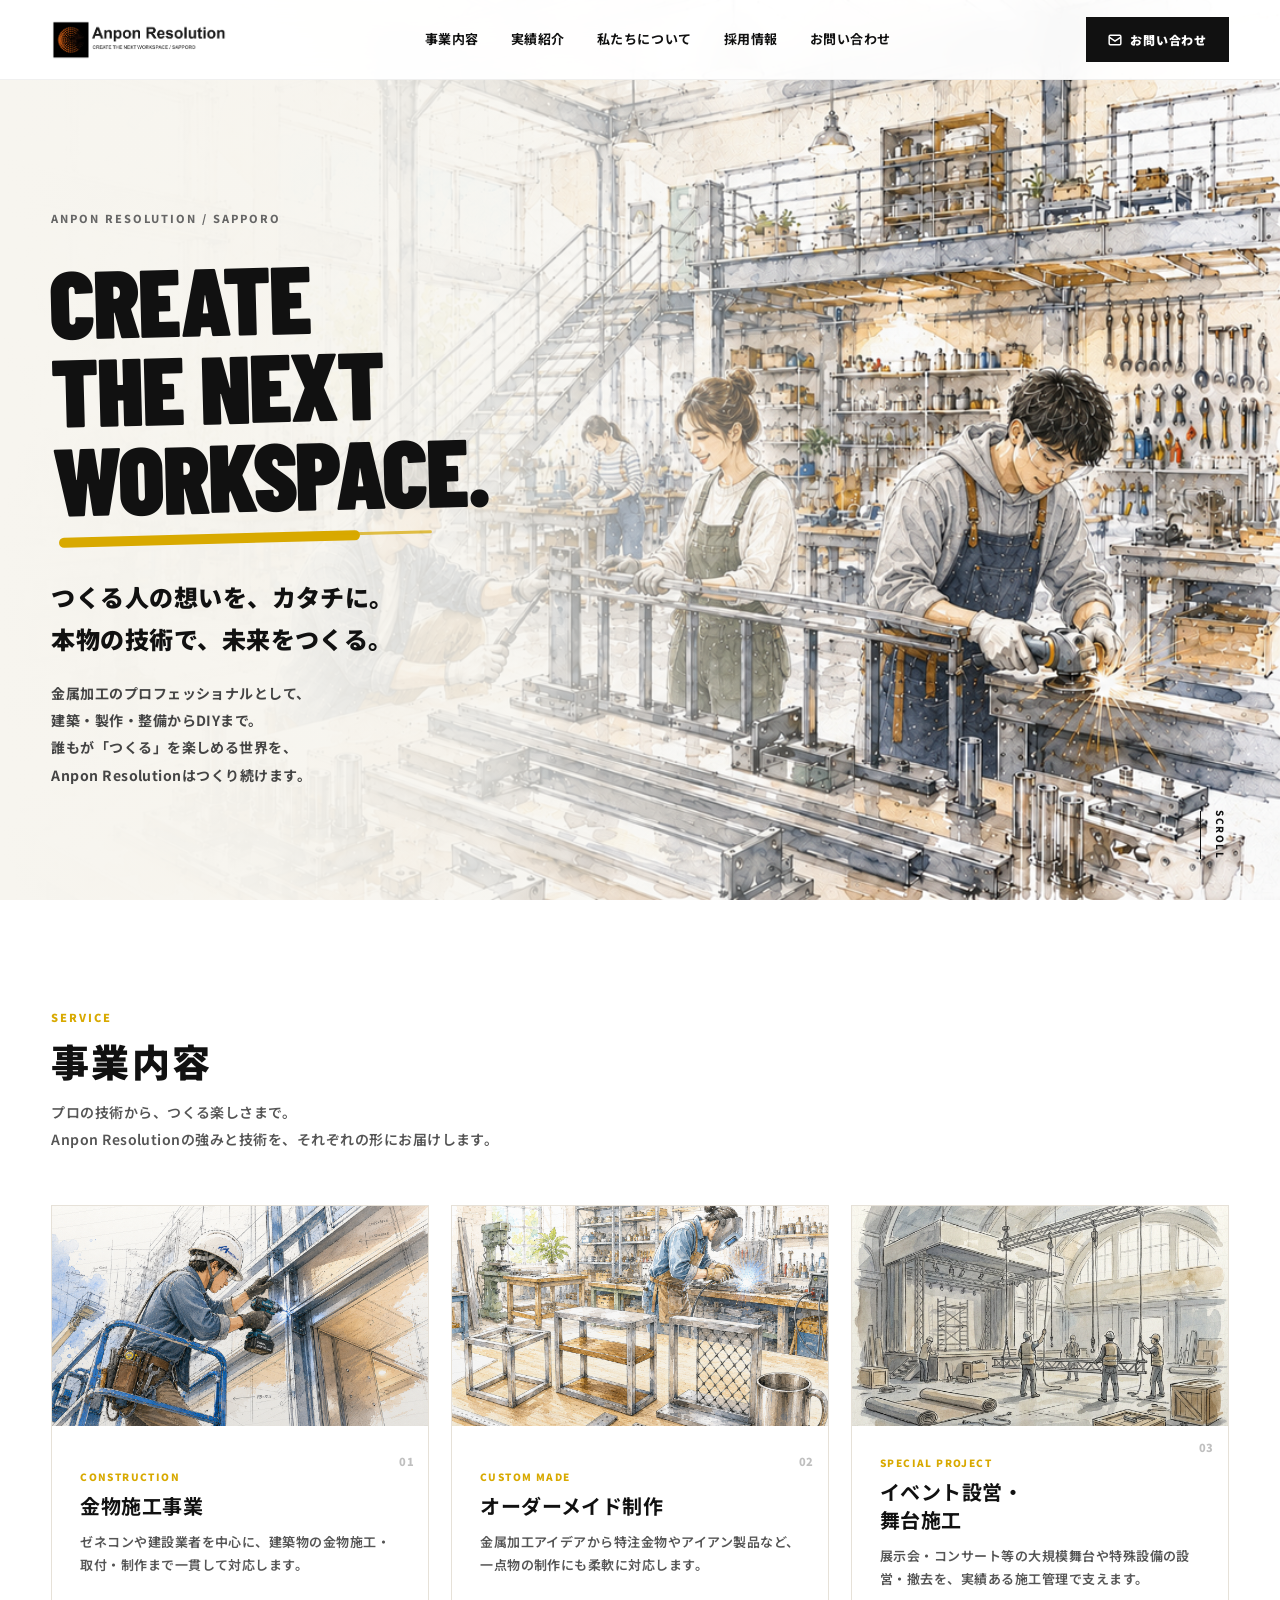
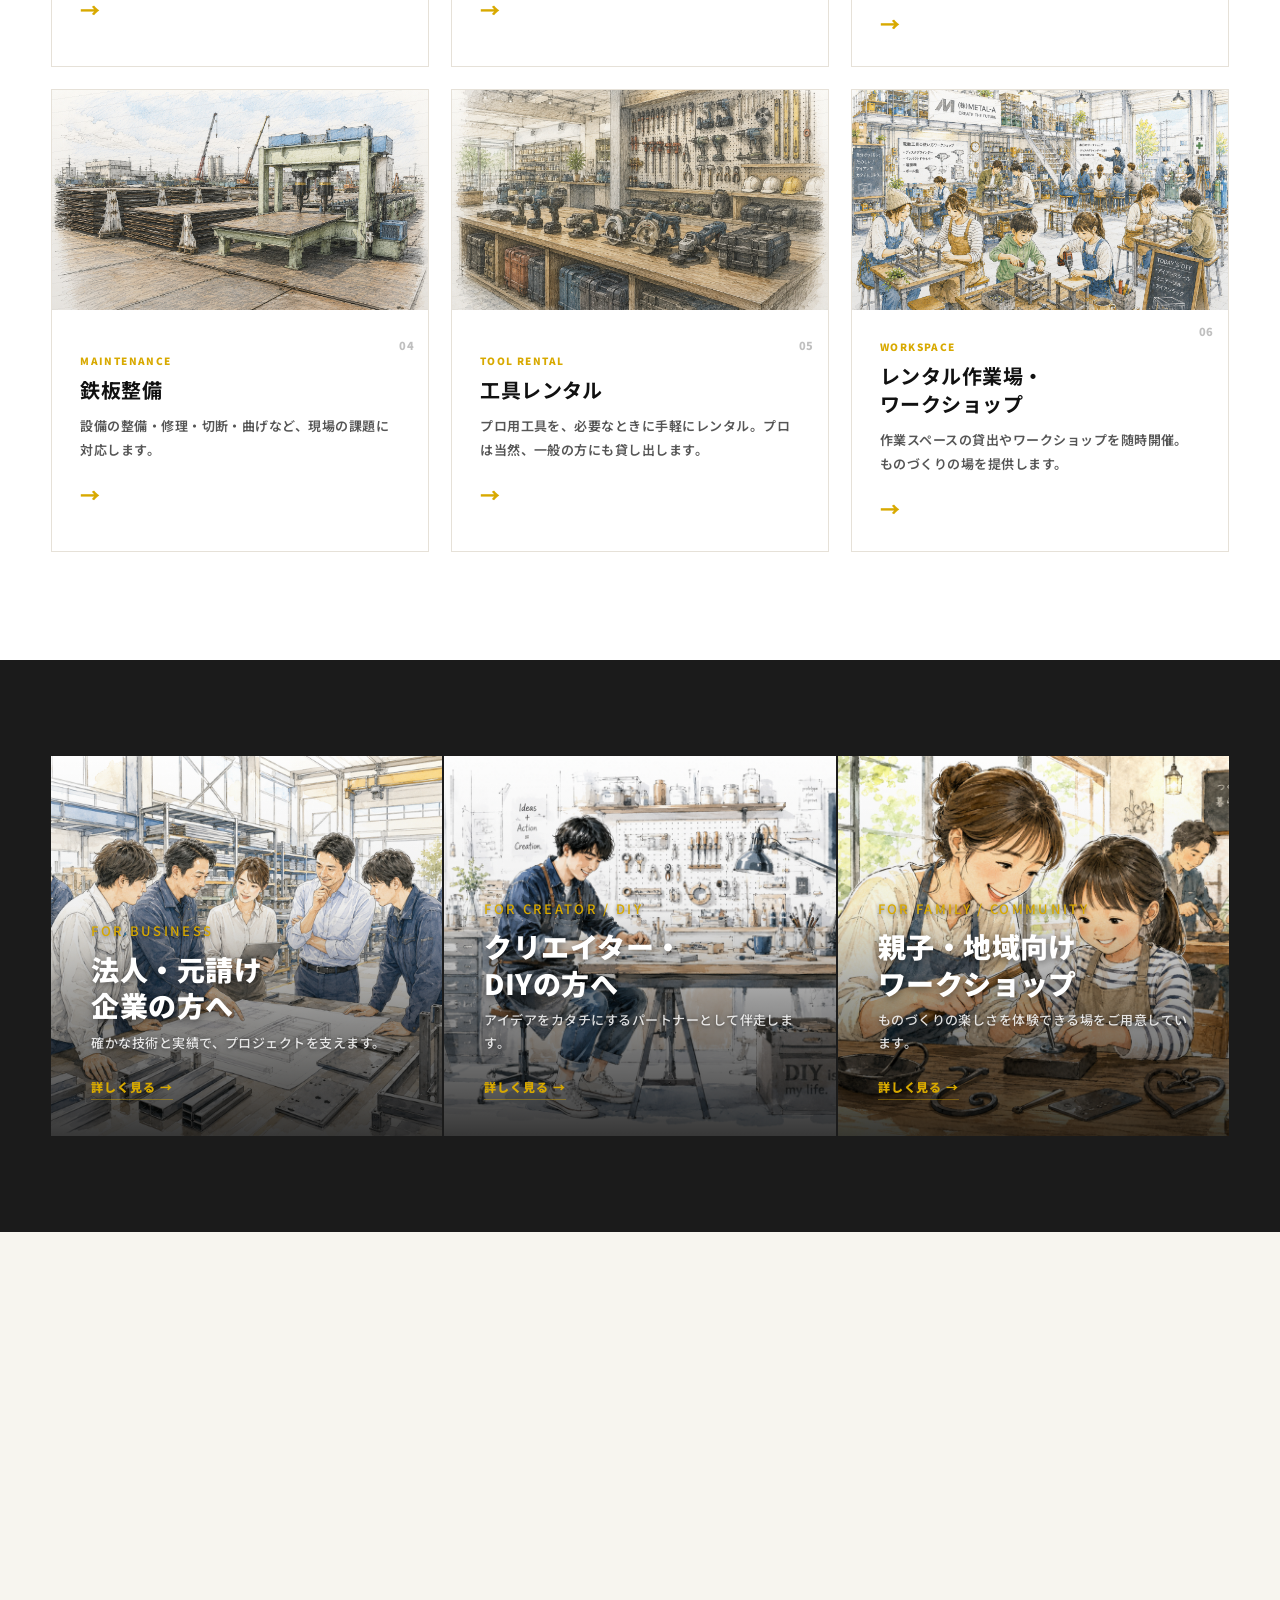
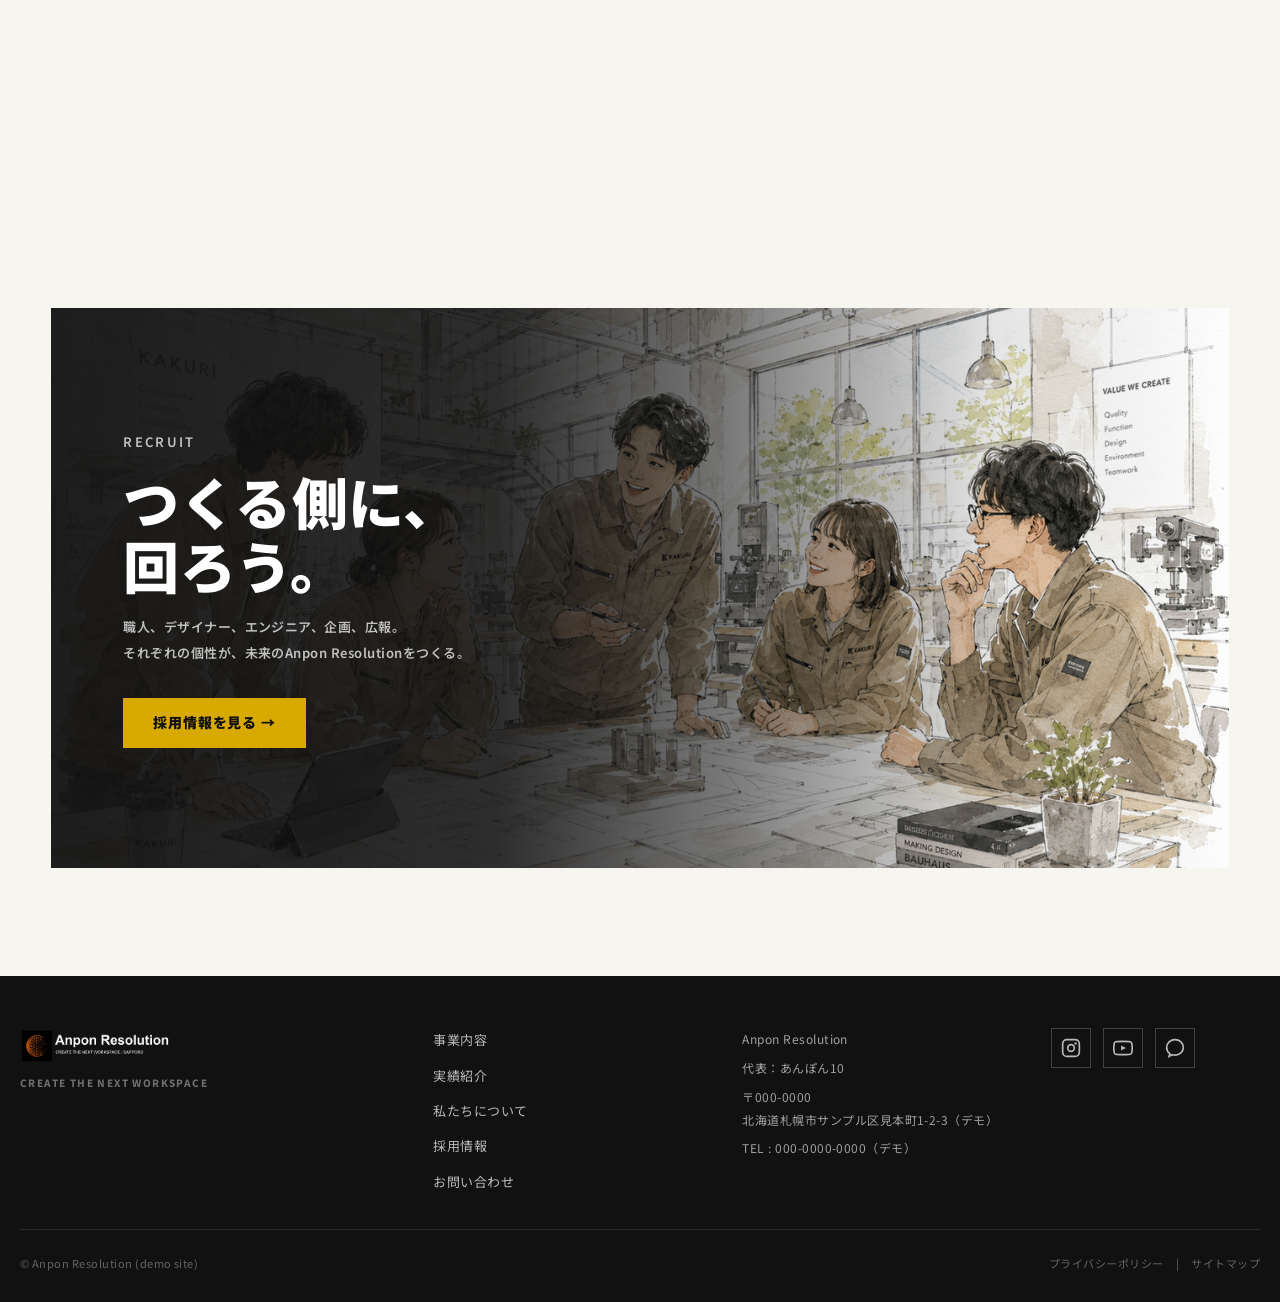
<file: index.html>
<!DOCTYPE html>
<html lang="ja">
<head>
  <meta charset="UTF-8" />
<meta name="viewport" content="width=device-width, initial-scale=1.0" />
  <title>Anpon Resolution | CREATE THE NEXT WORKSPACE</title>
  <meta name="robots" content="noindex">
  <meta name="description" content="Anpon Resolutionは、金物施工・オーダーメイド制作・イベント設営・鉄板設備・工具レンタル・レンタル作業場を通じて、つくる人を支える会社です。" />
  <link rel="preconnect" href="https://fonts.googleapis.com">
  <link rel="preconnect" href="https://fonts.gstatic.com" crossorigin>
  <link href="https://fonts.googleapis.com/css2?family=Permanent+Marker&family=Noto+Sans+JP:wght@400;500;700;900&family=Barlow+Condensed:wght@700;900&display=swap" rel="stylesheet">
  <link rel="stylesheet" href="css/style.css" />
</head>
<body>

  <!-- HEADER -->
  <header class="site-header" id="site-header">
    <a href="#" class="site-logo">
      <img src="images/logo-header.png" alt="Anpon Resolution" class="logo-img">
    </a>
    <nav class="site-nav">
      <a href="#service">事業内容</a>
      <a href="#works">実績紹介</a>
      <a href="#about">私たちについて</a>
      <a href="#recruit">採用情報</a>
      <a href="#contact">お問い合わせ</a>
    </nav>
    <a href="#contact" class="header-cta">
      <svg width="14" height="14" viewBox="0 0 24 24" fill="none" stroke="currentColor" stroke-width="2.5"><rect x="2" y="4" width="20" height="16" rx="2"/><path d="m2 7 10 7 10-7"/></svg>
      お問い合わせ
    </a>
    <button class="menu-toggle" aria-label="メニュー" aria-expanded="false">
      <span></span><span></span><span></span>
    </button>
  </header>

  <!-- MOBILE MENU -->
  <div class="mobile-menu" aria-hidden="true">
    <div class="mobile-menu__inner">
      <a href="#service" class="mobile-link">事業内容</a>
      <a href="#works" class="mobile-link">実績紹介</a>
      <a href="#about" class="mobile-link">私たちについて</a>
      <a href="#recruit" class="mobile-link">採用情報</a>
      <a href="#contact" class="mobile-link mobile-link--cta">お問い合わせ</a>
    </div>
  </div>

  <main>

    <!-- HERO -->
    <section class="hero">
      <div class="hero__bg">
        <picture><source media="(max-width: 768px)" srcset="images/hero-bg-mobile.png"><img src="images/hero-bg.png" alt="" class="hero__bg-img" fetchpriority="high"></picture>
        <div class="hero__bg-overlay"></div>
      </div>
      <div class="hero__content">
        <p class="hero__eyebrow">ANPON RESOLUTION / SAPPORO</p>
        <h1 class="hero__title">
          <span class="hero__title-line">CREATE</span>
          <span class="hero__title-line">THE NEXT</span>
          <span class="hero__title-line">WORKSPACE.</span>
        </h1>
        <div class="hero__accent-line"></div>
        <p class="hero__lead">つくる人の想いを、カタチに。<br>本物の技術で、未来をつくる。</p>
        <p class="hero__body">金属加工のプロフェッショナルとして、<br>建築・製作・整備からDIYまで。<br>誰もが「つくる」を楽しめる世界を、<br>Anpon Resolutionはつくり続けます。</p>
      </div>
      <div class="hero__scroll">
        <span>SCROLL</span>
        <span class="hero__scroll-line"></span>
      </div>
    </section>

    <!-- SERVICE -->
    <section id="service" class="section service-section">
      <div class="section__inner">
        <div class="section-head">
          <p class="section-label">SERVICE</p>
          <h2 class="section-title">事業内容</h2>
          <p class="section-desc">プロの技術から、つくる楽しさまで。<br>Anpon Resolutionの強みと技術を、それぞれの形にお届けします。</p>
        </div>
        <div class="service-grid">
          <a href="#" class="service-card">
            <div class="service-card__visual service-card__visual--construction"></div>
            <div class="service-card__body">
              <span class="service-card__num">01</span>
              <p class="service-card__en">CONSTRUCTION</p>
              <h3>金物施工事業</h3>
              <p>ゼネコンや建設業者を中心に、建築物の金物施工・取付・制作まで一貫して対応します。</p>
              <span class="card-arrow">→</span>
            </div>
          </a>
          <a href="#" class="service-card">
            <div class="service-card__visual service-card__visual--custom"></div>
            <div class="service-card__body">
              <span class="service-card__num">02</span>
              <p class="service-card__en">CUSTOM MADE</p>
              <h3>オーダーメイド制作</h3>
              <p>金属加工アイデアから特注金物やアイアン製品など、一点物の制作にも柔軟に対応します。</p>
              <span class="card-arrow">→</span>
            </div>
          </a>
          <a href="#" class="service-card">
            <div class="service-card__visual service-card__visual--dome"></div>
            <div class="service-card__body">
              <span class="service-card__num">03</span>
              <p class="service-card__en">SPECIAL PROJECT</p>
              <h3>イベント設営・<br>舞台施工</h3>
              <p>展示会・コンサート等の大規模舞台や特殊設備の設営・撤去を、実績ある施工管理で支えます。</p>
              <span class="card-arrow">→</span>
            </div>
          </a>
          <a href="#" class="service-card">
            <div class="service-card__visual service-card__visual--maintenance"></div>
            <div class="service-card__body">
              <span class="service-card__num">04</span>
              <p class="service-card__en">MAINTENANCE</p>
              <h3>鉄板整備</h3>
              <p>設備の整備・修理・切断・曲げなど、現場の課題に対応します。</p>
              <span class="card-arrow">→</span>
            </div>
          </a>
          <a href="#" class="service-card">
            <div class="service-card__visual service-card__visual--tools"></div>
            <div class="service-card__body">
              <span class="service-card__num">05</span>
              <p class="service-card__en">TOOL RENTAL</p>
              <h3>工具レンタル</h3>
              <p>プロ用工具を、必要なときに手軽にレンタル。プロは当然、一般の方にも貸し出します。</p>
              <span class="card-arrow">→</span>
            </div>
          </a>
          <a href="#" class="service-card">
            <div class="service-card__visual service-card__visual--workspace"></div>
            <div class="service-card__body">
              <span class="service-card__num">06</span>
              <p class="service-card__en">WORKSPACE</p>
              <h3>レンタル作業場・<br>ワークショップ</h3>
              <p>作業スペースの貸出やワークショップを随時開催。ものづくりの場を提供します。</p>
              <span class="card-arrow">→</span>
            </div>
          </a>
        </div>
      </div>
    </section>

    <!-- AUDIENCE -->
    <section id="audience" class="audience-section">
      <div class="section__inner">
        <div class="audience-grid">
          <a href="#" class="audience-card audience-card--business">
            <div class="audience-card__bg"></div>
            <div class="audience-card__content">
              <p class="section-label">FOR BUSINESS</p>
              <h3>法人・元請け<br>企業の方へ</h3>
              <p>確かな技術と実績で、プロジェクトを支えます。</p>
              <span class="audience-arrow">詳しく見る →</span>
            </div>
          </a>
          <a href="#" class="audience-card audience-card--creator">
            <div class="audience-card__bg"></div>
            <div class="audience-card__content">
              <p class="section-label">FOR CREATOR / DIY</p>
              <h3>クリエイター・<br>DIYの方へ</h3>
              <p>アイデアをカタチにするパートナーとして伴走します。</p>
              <span class="audience-arrow">詳しく見る →</span>
            </div>
          </a>
          <a href="#" class="audience-card audience-card--family">
            <div class="audience-card__bg"></div>
            <div class="audience-card__content">
              <p class="section-label">FOR FAMILY / COMMUNITY</p>
              <h3>親子・地域向け<br>ワークショップ</h3>
              <p>ものづくりの楽しさを体験できる場をご用意しています。</p>
              <span class="audience-arrow">詳しく見る →</span>
            </div>
          </a>
        </div>
      </div>
    </section>

    <!-- ABOUT -->
    <section id="about" class="section about-section">
      <div class="section__inner about-inner">
        <div class="about-text">
          <p class="section-label">ABOUT ANPON RESOLUTION</p>
          <h2>強みと技術で、<br>未来を創造する。<br>「つくる」を楽しむ。</h2>
          <p>Anpon Resolutionは、金物施工を核に、鉄板整備・レンタル・工具レンタル・レンタル作業場・ワークショップの運営をとおして、つくる人を支える企業です。</p>
          <p>創業の精神をもって誠実に、もっとかっこよく、もっといい仕事をしてほしいと願う未来の仲間を、Anpon Resolutionはつくり続けます。</p>
          <a href="#" class="btn-outline">私たちについて</a>
        </div>
        <div class="about-visual">
          <div class="about-visual__large"></div>
          <div class="about-visual__small"></div>
        </div>
      </div>
    </section>

    <!-- RECRUIT -->
    <section id="recruit" class="recruit-section">
      <div class="recruit-inner">
        <div class="recruit-text">
          <p class="section-label">RECRUIT</p>
          <h2>つくる側に、<br>回ろう。</h2>
          <p>職人、デザイナー、エンジニア、企画、広報。<br>それぞれの個性が、未来のAnpon Resolutionをつくる。</p>
          <a href="#" class="btn-dark">採用情報を見る →</a>
        </div>
        <div class="recruit-visual"></div>
      </div>
    </section>

  </main>

  <!-- FOOTER -->
  <footer id="contact" class="site-footer">
    <div class="footer-top">
      <div class="footer-brand">
        <img src="images/logo-footer.png" alt="Anpon Resolution" class="footer-logo">
        <p class="footer-tagline">CREATE THE NEXT WORKSPACE</p>
      </div>
      <nav class="footer-nav">
        <a href="#service">事業内容</a>
        <a href="#works">実績紹介</a>
        <a href="#about">私たちについて</a>
        <a href="#recruit">採用情報</a>
        <a href="#contact">お問い合わせ</a>
      </nav>
      <div class="footer-info">
        <p>Anpon Resolution</p>
        <p>代表：あんぽん10</p>
        <p>〒000-0000<br>北海道札幌市サンプル区見本町1-2-3（デモ）</p>
        <p>TEL : 000-0000-0000（デモ）</p>
      </div>
      <div class="footer-social">
        <a href="#" aria-label="Instagram" class="social-icon">
          <svg width="20" height="20" viewBox="0 0 24 24" fill="none" stroke="currentColor" stroke-width="2"><rect x="2" y="2" width="20" height="20" rx="5"/><circle cx="12" cy="12" r="4"/><circle cx="17.5" cy="6.5" r="0.5" fill="currentColor"/></svg>
        </a>
        <a href="#" aria-label="YouTube" class="social-icon">
          <svg width="20" height="20" viewBox="0 0 24 24" fill="none" stroke="currentColor" stroke-width="2"><path d="M22.54 6.42a2.78 2.78 0 0 0-1.95-1.96C18.88 4 12 4 12 4s-6.88 0-8.59.46a2.78 2.78 0 0 0-1.95 1.96A29 29 0 0 0 1 12a29 29 0 0 0 .46 5.58A2.78 2.78 0 0 0 3.41 19.54C5.12 20 12 20 12 20s6.88 0 8.59-.46a2.78 2.78 0 0 0 1.95-1.96A29 29 0 0 0 23 12a29 29 0 0 0-.46-5.58z"/><polygon points="9.75 15.02 15.5 12 9.75 8.98 9.75 15.02" fill="currentColor" stroke="none"/></svg>
        </a>
        <a href="#" aria-label="LINE" class="social-icon">
          <svg width="20" height="20" viewBox="0 0 24 24" fill="none" stroke="currentColor" stroke-width="2"><path d="M12 2C6.48 2 2 6.16 2 11.28c0 2.98 1.48 5.63 3.79 7.37L5 22l3.55-1.88c1.08.3 2.23.46 3.45.46 5.52 0 10-4.16 10-9.28C22 6.16 17.52 2 12 2z"/></svg>
        </a>
      </div>
    </div>
    <div class="footer-bottom">
      <p>© Anpon Resolution (demo site)</p>
      <div class="footer-legal">
        <a href="#">プライバシーポリシー</a>
        <span>|</span>
        <a href="#">サイトマップ</a>
      </div>
    </div>
  </footer>

  <script>
    const header = document.getElementById('site-header');
    window.addEventListener('scroll', () => {
      header.classList.toggle('scrolled', window.scrollY > 60);
    });
    const toggle = document.querySelector('.menu-toggle');
    const mobileMenu = document.querySelector('.mobile-menu');
    const mobileLinks = document.querySelectorAll('.mobile-link');
    toggle.addEventListener('click', () => {
      const isOpen = toggle.classList.toggle('is-open');
      toggle.setAttribute('aria-expanded', isOpen);
      mobileMenu.classList.toggle('is-open', isOpen);
      mobileMenu.setAttribute('aria-hidden', !isOpen);
      document.body.style.overflow = isOpen ? 'hidden' : '';
    });
    mobileLinks.forEach(link => {
      link.addEventListener('click', () => {
        toggle.classList.remove('is-open');
        toggle.setAttribute('aria-expanded', 'false');
        mobileMenu.classList.remove('is-open');
        mobileMenu.setAttribute('aria-hidden', 'true');
        document.body.style.overflow = '';
      });
    });
    const observer = new IntersectionObserver((entries) => {
      entries.forEach(entry => {
        if (entry.isIntersecting) {
          entry.target.classList.add('revealed');
          observer.unobserve(entry.target);
        }
      });
    }, { threshold: 0.1, rootMargin: '0px 0px -60px 0px' });
    document.querySelectorAll('.service-card, .audience-card, .about-text, .about-visual, .recruit-text, .recruit-visual').forEach(el => {
      el.classList.add('reveal');
      observer.observe(el);
    });
  </script>

</body>
</html>
</file>
<file: css/style.css>
/* =============================================
   METAL-A v4.11 ★ Hero 70% right — grinder person
============================================= */

:root {
  --black:   #111111;
  --dark:    #1b1b1b;
  --gray:    #666666;
  --light:   #f7f5ef;
  --white:   #ffffff;
  --line:    #e6e1d8;
  --accent:  #d8a900;
  --font-en: 'Barlow Condensed', sans-serif;
  --font-ja: 'Noto Sans JP', sans-serif;
  --header-h: 64px;
  --inner: 1180px;
}

*, *::before, *::after { margin: 0; padding: 0; box-sizing: border-box; }
html { scroll-behavior: smooth; -webkit-text-size-adjust: 100%; }
body { font-family: var(--font-ja); color: var(--black); background: var(--light); line-height: 1.8; letter-spacing: 0.03em; overflow-x: hidden; }
img { max-width: 100%; display: block; }
a { color: inherit; text-decoration: none; }
main { overflow: hidden; }

/* HEADER */
.site-header { position: fixed; top: 0; left: 0; width: 100%; height: var(--header-h); padding: 0 20px; display: flex; align-items: center; justify-content: space-between; gap: 16px; z-index: 1000; background: rgba(255,255,255,0.95); backdrop-filter: blur(16px); border-bottom: 1px solid rgba(0,0,0,0.06); transition: box-shadow 0.3s; }
.site-header.scrolled { box-shadow: 0 4px 24px rgba(0,0,0,0.07); }
.logo-img { height: 32px; width: auto; }
.site-nav { display: none; gap: 32px; font-size: 13px; font-weight: 700; letter-spacing: 0.04em; }
.site-nav a { position: relative; padding-bottom: 2px; white-space: nowrap; }
.site-nav a::after { content: ''; position: absolute; left: 0; bottom: -4px; width: 0; height: 2px; background: var(--accent); transition: width 0.25s; }
.site-nav a:hover::after { width: 100%; }
.header-cta { display: none; align-items: center; gap: 8px; padding: 12px 22px; background: var(--black); color: var(--white); font-size: 12px; font-weight: 900; letter-spacing: 0.06em; white-space: nowrap; transition: background 0.25s; flex-shrink: 0; }
.header-cta:hover { background: #333; }
.menu-toggle { display: flex; flex-direction: column; justify-content: center; align-items: center; gap: 5px; width: 44px; height: 44px; background: var(--black); border: none; cursor: pointer; flex-shrink: 0; z-index: 1001; }
.menu-toggle span { width: 20px; height: 2px; background: var(--white); border-radius: 999px; transition: 0.3s; display: block; }
.menu-toggle.is-open span:nth-child(1) { transform: translateY(7px) rotate(45deg); }
.menu-toggle.is-open span:nth-child(2) { opacity: 0; }
.menu-toggle.is-open span:nth-child(3) { transform: translateY(-7px) rotate(-45deg); }
.mobile-menu { position: fixed; top: var(--header-h); left: 0; width: 100%; background: rgba(255,255,255,0.97); backdrop-filter: blur(20px); border-bottom: 1px solid rgba(0,0,0,0.08); z-index: 999; transform: translateY(-110%); opacity: 0; pointer-events: none; transition: 0.35s ease; }
.mobile-menu.is-open { transform: translateY(0); opacity: 1; pointer-events: auto; }
.mobile-menu__inner { padding: 28px 24px 36px; display: flex; flex-direction: column; }
.mobile-link { font-size: 16px; font-weight: 900; letter-spacing: 0.06em; padding: 16px 0; border-bottom: 1px solid rgba(0,0,0,0.07); display: block; }
.mobile-link--cta { display: inline-flex; align-items: center; justify-content: center; width: 180px; height: 48px; margin-top: 20px; background: var(--black); color: var(--white); font-size: 13px; border-bottom: none; }

/* HERO */
.hero { position: relative; min-height: 100svh; padding-top: var(--header-h); display: flex; align-items: center; overflow: hidden; }
.hero__bg { position: absolute; inset: 0; z-index: 0; }
/* ▼ スマホ: 右端のグラインダー作業者を表示 */
.hero__bg-img { width: 100%; height: 100%; object-fit: cover; object-position: 87% center; }
.hero__bg-overlay { position: absolute; inset: 0; background: linear-gradient(90deg, rgba(247,245,239,1.00) 0%, rgba(247,245,239,0.97) 22%, rgba(247,245,239,0.85) 38%, rgba(247,245,239,0.40) 55%, rgba(247,245,239,0.00) 74%), linear-gradient(180deg, rgba(247,245,239,0.30) 0%, rgba(247,245,239,0.00) 30%, rgba(247,245,239,0.00) 70%, rgba(247,245,239,0.60) 100%); }
.hero__content { position: relative; z-index: 2; width: min(100%, 580px); padding: 8vh 20px 6vh; }
.hero__eyebrow { font-size: 11px; font-weight: 800; letter-spacing: 0.18em; color: var(--gray); margin-bottom: 24px; }
.hero__title { font-family: var(--font-en); font-size: clamp(52px, 14vw, 96px); font-weight: 900; line-height: 0.92; letter-spacing: -0.02em; transform: rotate(-1.5deg); }
.hero__title-line { display: block; }
.hero__accent-line { width: min(340px, 72%); height: 10px; background: var(--accent); border-radius: 999px; margin: 16px 0 32px 8px; transform: rotate(-1.5deg); position: relative; }
.hero__accent-line::after { content: ''; position: absolute; right: -72px; top: 2px; width: 100px; height: 3px; background: var(--accent); border-radius: 999px; opacity: 0.7; }
.hero__lead { font-size: clamp(17px, 4.5vw, 24px); font-weight: 900; line-height: 1.75; margin-bottom: 20px; }
.hero__body { font-size: clamp(13px, 3.2vw, 14px); font-weight: 700; line-height: 1.95; color: #444; max-width: 420px; }
.hero__scroll { position: absolute; right: 4vw; bottom: 40px; z-index: 2; display: flex; flex-direction: column; align-items: center; gap: 10px; font-size: 10px; font-weight: 800; letter-spacing: 0.16em; writing-mode: vertical-rl; }
.hero__scroll-line { width: 1px; height: 48px; background: var(--black); animation: scrollPulse 2s ease-in-out infinite; }
@keyframes scrollPulse { 0%, 100% { opacity: 1; transform: scaleY(1); } 50% { opacity: 0.4; transform: scaleY(0.6); } }

/* COMMON */
.section { padding: 80px 20px; }
.section__inner { width: min(100%, var(--inner)); margin: 0 auto; }
.section-head { margin-bottom: 44px; }
.section-label { color: var(--accent); font-size: 11px; font-weight: 900; letter-spacing: 0.18em; margin-bottom: 10px; display: block; }
.section-title { font-size: clamp(26px, 6vw, 38px); font-weight: 900; line-height: 1.2; letter-spacing: 0.06em; margin-bottom: 16px; }
.section-desc { font-size: 14px; font-weight: 600; color: #555; line-height: 1.9; }
.btn-outline, .btn-dark { display: inline-flex; align-items: center; justify-content: center; min-width: 180px; height: 50px; padding: 0 28px; font-size: 13px; font-weight: 900; letter-spacing: 0.06em; transition: 0.25s; border: 2px solid var(--black); }
.btn-outline { background: transparent; color: var(--black); }
.btn-outline:hover { background: var(--black); color: var(--white); }
.btn-dark { background: var(--black); color: var(--white); }
.btn-dark:hover { background: #333; }

/* SERVICE */
.service-section { background: var(--white); }
.service-grid { display: grid; grid-template-columns: 1fr; gap: 16px; }
.service-card { display: grid; grid-template-columns: 1fr; border: 1px solid var(--line); overflow: hidden; transition: transform 0.3s, box-shadow 0.3s; position: relative; background: var(--white); }
.service-card:hover { transform: translateY(-5px); box-shadow: 0 20px 56px rgba(0,0,0,0.1); }
.service-card__visual { position: relative; width: 100%; height: 220px; overflow: hidden; flex-shrink: 0; background: #ddd8cf; }
.service-card__visual img { width: 100%; height: 100%; object-fit: cover; display: block; transition: transform 0.5s ease; }
.service-card:hover .service-card__visual img { transform: scale(1.04); }
.service-card__visual::after { content: ''; position: absolute; inset: 0; background: repeating-linear-gradient(-8deg, rgba(0,0,0,0.06) 0, rgba(0,0,0,0.06) 1px, transparent 1px, transparent 13px); opacity: 0.4; pointer-events: none; }
.service-card__visual--construction { background: linear-gradient(rgba(255,255,255,0.08), rgba(0,0,0,0.08)), url('../images/service-construction.png') center / cover no-repeat; }
.service-card__visual--custom { background: linear-gradient(rgba(255,255,255,0.15), rgba(0,0,0,0.04)), url('../images/service-custom.png') center 20% / cover no-repeat; }
.service-card__visual--dome { background: linear-gradient(rgba(255,255,255,0.10), rgba(0,0,0,0.08)), url('../images/service-dome.png') center / cover no-repeat; }
.service-card__visual--maintenance { background: linear-gradient(rgba(255,255,255,0.12), rgba(0,0,0,0.08)), url('../images/service-maintenance.png') center 20% / cover no-repeat; }
.service-card__visual--tools { background: linear-gradient(rgba(255,255,255,0.12), rgba(0,0,0,0.06)), url('../images/service-tools.png') center / cover no-repeat; }
.service-card__visual--workspace { background: linear-gradient(rgba(255,255,255,0.10), rgba(0,0,0,0.08)), url('../images/service-workspace.png') center 50% / cover no-repeat; }
.service-card__body { padding: 24px 20px; display: flex; flex-direction: column; justify-content: flex-start; position: relative; }
.service-card__num { position: absolute; top: 12px; right: 14px; font-size: 11px; font-weight: 900; color: rgba(0,0,0,0.25); letter-spacing: 0.05em; }
.service-card__en { font-size: 10px; font-weight: 900; color: var(--accent); letter-spacing: 0.14em; margin-bottom: 6px; }
.service-card h3 { font-size: clamp(16px, 4vw, 19px); line-height: 1.4; margin-bottom: 10px; }
.service-card p:not(.service-card__en) { font-size: 13px; font-weight: 600; color: #555; line-height: 1.8; }
.card-arrow { display: block; margin-top: 16px; color: var(--accent); font-size: 20px; font-weight: 900; transition: transform 0.2s; }
.service-card:hover .card-arrow { transform: translateX(4px); }

/* AUDIENCE */
.audience-section { background: #1b1b1b; padding: 72px 20px; }
.audience-grid { width: min(100%, var(--inner)); margin: 0 auto; display: grid; grid-template-columns: 1fr; gap: 3px; }
.audience-card { position: relative; min-height: 260px; overflow: hidden; display: flex; flex-direction: column; justify-content: flex-end; transition: transform 0.3s; isolation: isolate; cursor: pointer; }
.audience-card:hover { transform: scale(1.01); }
.audience-card__bg { position: absolute; inset: 0; z-index: 0; transition: transform 0.5s ease; }
.audience-card:hover .audience-card__bg { transform: scale(1.04); }
.audience-card--business .audience-card__bg { background: url('../images/target-business.png') center / cover no-repeat; }
.audience-card--creator .audience-card__bg { background: url('../images/target-creator.png') center / cover no-repeat; }
.audience-card--family .audience-card__bg { background: url('../images/target-family.png') center / cover no-repeat; }
.audience-card::after { content: ''; position: absolute; inset: 0; z-index: 1; background: linear-gradient(to top, rgba(0,0,0,0.78) 0%, rgba(0,0,0,0.40) 35%, rgba(0,0,0,0.05) 60%, rgba(0,0,0,0.00) 100%); pointer-events: none; }
.audience-card__content { position: relative; z-index: 2; padding: 24px 24px 28px; }
.audience-card__content .section-label { color: var(--accent); margin-bottom: 8px; }
.audience-card h3 { font-size: clamp(22px, 5.5vw, 26px); line-height: 1.3; margin-bottom: 8px; color: var(--white); word-break: keep-all; font-weight: 900; text-shadow: 0 2px 8px rgba(0,0,0,0.6); }
.audience-card p { font-size: 13px; font-weight: 500; color: rgba(255,255,255,0.85); margin-bottom: 16px; line-height: 1.75; text-shadow: 0 1px 4px rgba(0,0,0,0.6); }
.audience-arrow { display: inline-flex; align-items: center; gap: 6px; font-size: 12px; font-weight: 900; color: var(--accent); letter-spacing: 0.08em; border-bottom: 1px solid rgba(216,169,0,0.4); padding-bottom: 2px; transition: gap 0.2s; }
.audience-card:hover .audience-arrow { gap: 10px; }

/* ABOUT */
.about-section { background: var(--light); }
.about-inner { display: grid; grid-template-columns: 1fr; gap: 40px; align-items: center; }
.about-text .section-label { margin-bottom: 14px; }
.about-text h2 { font-size: clamp(24px, 6vw, 38px); line-height: 1.5; margin-bottom: 24px; }
.about-text p { font-size: 14px; font-weight: 600; color: #444; margin-bottom: 16px; line-height: 1.9; }
.about-text .btn-outline { margin-top: 16px; }
.about-visual { display: grid; grid-template-columns: 1fr 0.72fr; gap: 10px; min-height: auto; }
.about-visual__large { border: 1px solid var(--line); position: relative; overflow: hidden; background: url('../images/about-large.png') center 5% / cover no-repeat, #c8c4bc; min-height: 220px; }
.about-visual__small { border: 1px solid var(--line); position: relative; overflow: hidden; background: url('../images/about-small.png') center / cover no-repeat, #b8b5ae; min-height: 220px; }
.about-visual__large::before, .about-visual__small::before { content: ''; position: absolute; inset: 0; background: repeating-linear-gradient(-8deg, rgba(0,0,0,0.07) 0, rgba(0,0,0,0.07) 1px, transparent 1px, transparent 14px); opacity: 0.35; }
.about-visual__large::after { content: 'METAL-A'; position: absolute; bottom: 18px; right: 18px; font-family: var(--font-en); font-size: 10px; font-weight: 900; letter-spacing: 0.18em; color: rgba(0,0,0,0.2); }

/* RECRUIT */
.recruit-section { background: var(--light); padding: 0 20px 80px; }
.recruit-inner { width: min(100%, var(--inner)); margin: 0 auto; position: relative; overflow: hidden; min-height: 400px; display: flex; align-items: center; }
.recruit-inner::before { content: ''; position: absolute; inset: 0; background: url('../images/recruit-hero.png') center / cover no-repeat; z-index: 0; }
.recruit-inner::after { content: ''; position: absolute; inset: 0; background: linear-gradient(90deg, rgba(17,17,17,0.95) 0%, rgba(17,17,17,0.88) 38%, rgba(17,17,17,0.55) 58%, rgba(17,17,17,0.10) 80%, rgba(17,17,17,0.00) 100%); z-index: 1; }
.recruit-text { position: relative; z-index: 2; padding: 56px 28px; max-width: 480px; }
.recruit-text .section-label { margin-bottom: 14px; }
.recruit-text h2 { font-size: clamp(34px, 9vw, 56px); line-height: 1.15; margin-bottom: 16px; color: var(--white); font-weight: 900; }
.recruit-text p { font-size: 13px; font-weight: 600; color: rgba(255,255,255,0.72); margin-bottom: 32px; line-height: 2; }
.recruit-text .btn-dark { background: var(--accent); color: var(--black); border-color: var(--accent); font-size: 14px; }
.recruit-text .btn-dark:hover { background: #c49700; border-color: #c49700; }

/* FOOTER */
.site-footer { background: var(--black); color: var(--white); padding: 52px 20px 28px; }
.footer-top { display: grid; grid-template-columns: 1fr; gap: 32px; padding-bottom: 36px; border-bottom: 1px solid rgba(255,255,255,0.1); margin-bottom: 24px; }
.footer-logo { height: 36px; width: auto; margin-bottom: 10px; }
.footer-tagline { font-size: 10px; font-weight: 800; letter-spacing: 0.14em; color: rgba(255,255,255,0.4); }
.footer-nav { display: flex; flex-direction: column; gap: 12px; font-size: 13px; color: rgba(255,255,255,0.7); }
.footer-nav a:hover { color: var(--accent); }
.footer-info { font-size: 12px; color: rgba(255,255,255,0.6); line-height: 1.9; }
.footer-info p { margin-bottom: 6px; }
.footer-social { display: flex; gap: 12px; }
.social-icon { display: flex; align-items: center; justify-content: center; width: 40px; height: 40px; border: 1px solid rgba(255,255,255,0.2); color: rgba(255,255,255,0.7); transition: 0.25s; }
.social-icon:hover { border-color: var(--accent); color: var(--accent); }
.footer-bottom { display: flex; flex-direction: column; gap: 10px; font-size: 11px; color: rgba(255,255,255,0.35); }
.footer-legal { display: flex; gap: 12px; align-items: center; }
.footer-legal a:hover { color: var(--accent); }

/* SCROLL REVEAL */
.reveal { opacity: 0; transform: translateY(28px); transition: opacity 0.65s ease, transform 0.65s ease; }
.reveal.revealed { opacity: 1; transform: translateY(0); }
.service-card:nth-child(2) { transition-delay: 0.08s; }
.service-card:nth-child(3) { transition-delay: 0.16s; }
.service-card:nth-child(4) { transition-delay: 0.08s; }
.service-card:nth-child(5) { transition-delay: 0.16s; }
.service-card:nth-child(6) { transition-delay: 0.24s; }
.audience-card:nth-child(2) { transition-delay: 0.1s; }
.audience-card:nth-child(3) { transition-delay: 0.2s; }

/* TABLET 769px+ */
@media screen and (min-width: 769px) {
  :root { --header-h: 72px; }
  .site-header { padding: 0 32px; }
  .site-nav { display: flex; flex: 1; justify-content: center; }
  .logo-img { height: 38px; }
  .hero__bg-img { object-position: center right; }
  .hero__bg-overlay { background: linear-gradient(90deg, rgba(247,245,239,1.00) 0%, rgba(247,245,239,0.96) 25%, rgba(247,245,239,0.72) 42%, rgba(247,245,239,0.20) 62%, rgba(247,245,239,0.00) 78%); }
  .hero__content { padding: 8vh 32px 6vh; width: min(100%, 540px); }
  .hero__lead { font-size: clamp(18px, 2.5vw, 24px); }
  .hero__body { font-size: 14px; }
  .section { padding: 96px 32px; }
  .section-head { margin-bottom: 52px; }
  .service-grid { grid-template-columns: repeat(2, 1fr); gap: 20px; }
  .service-card__visual { height: 220px; }
  .audience-grid { grid-template-columns: repeat(3, 1fr); gap: 2px; }
  .audience-card { min-height: 340px; }
  .about-inner { grid-template-columns: 1fr 1fr; gap: 48px; }
  .about-visual { grid-template-columns: 1fr 0.72fr; gap: 16px; min-height: 360px; }
  .about-visual__large { min-height: unset; background-position: center 10%; }
  .about-visual__small { align-self: end; height: 68%; min-height: unset; }
  .recruit-inner { min-height: 440px; }
  .footer-top { grid-template-columns: 1fr 1fr; gap: 40px; }
}

/* DESKTOP 1024px+ */
@media screen and (min-width: 1024px) {
  :root { --header-h: 80px; }
  .site-header { padding: 0 4vw; }
  .header-cta { display: flex; }
  .menu-toggle { display: none; }
  .mobile-menu { display: none !important; }
  .logo-img { height: 42px; }
  .hero__content { padding: 10vh 4vw 8vh; width: min(520px, 42vw); }
  .hero__bg-overlay { background: linear-gradient(90deg, rgba(247,245,239,1.00) 0%, rgba(247,245,239,0.97) 22%, rgba(247,245,239,0.82) 38%, rgba(247,245,239,0.32) 56%, rgba(247,245,239,0.00) 72%); }
  .section { padding: 108px 4vw; }
  .service-grid { grid-template-columns: repeat(3, 1fr); gap: 22px; }
  .service-card__visual { height: 200px; }
  .service-card__body { padding: 28px 28px 24px; }
  .audience-section { padding: 96px 4vw; }
  .audience-card { min-height: 360px; }
  .audience-card__content { padding: 36px 40px; }
  .about-inner { gap: 72px; }
  .about-visual { min-height: 460px; }
  .recruit-section { padding: 0 4vw 108px; }
  .recruit-inner { min-height: 500px; }
  .recruit-text { padding: 80px 72px; max-width: 600px; }
  .footer-top { grid-template-columns: 1.4fr 1fr 1fr 0.8fr; gap: 48px; align-items: start; }
  .footer-nav { flex-direction: column; }
  .footer-bottom { flex-direction: row; justify-content: space-between; align-items: center; }
}

/* WIDE 1200px+ */
@media screen and (min-width: 1200px) {
  .hero__title { font-size: clamp(82px, 7.5vw, 104px); }
  .service-card__visual { height: 220px; }
  .service-card h3 { font-size: 20px; }
  .service-card p:not(.service-card__en) { font-size: 13px; }
  .audience-card { min-height: 380px; }
  .audience-card h3 { font-size: 28px; }
  .recruit-inner { min-height: 560px; }
}

/* hero-mobile-fix: portrait image for phones */
@media screen and (max-width: 768px) { .hero__bg-img { object-position: center bottom; } .hero__bg-overlay { background: linear-gradient(180deg, rgba(247,245,239,0.55) 0%, rgba(247,245,239,0.25) 45%, rgba(247,245,239,0.00) 70%); } }
</file>
